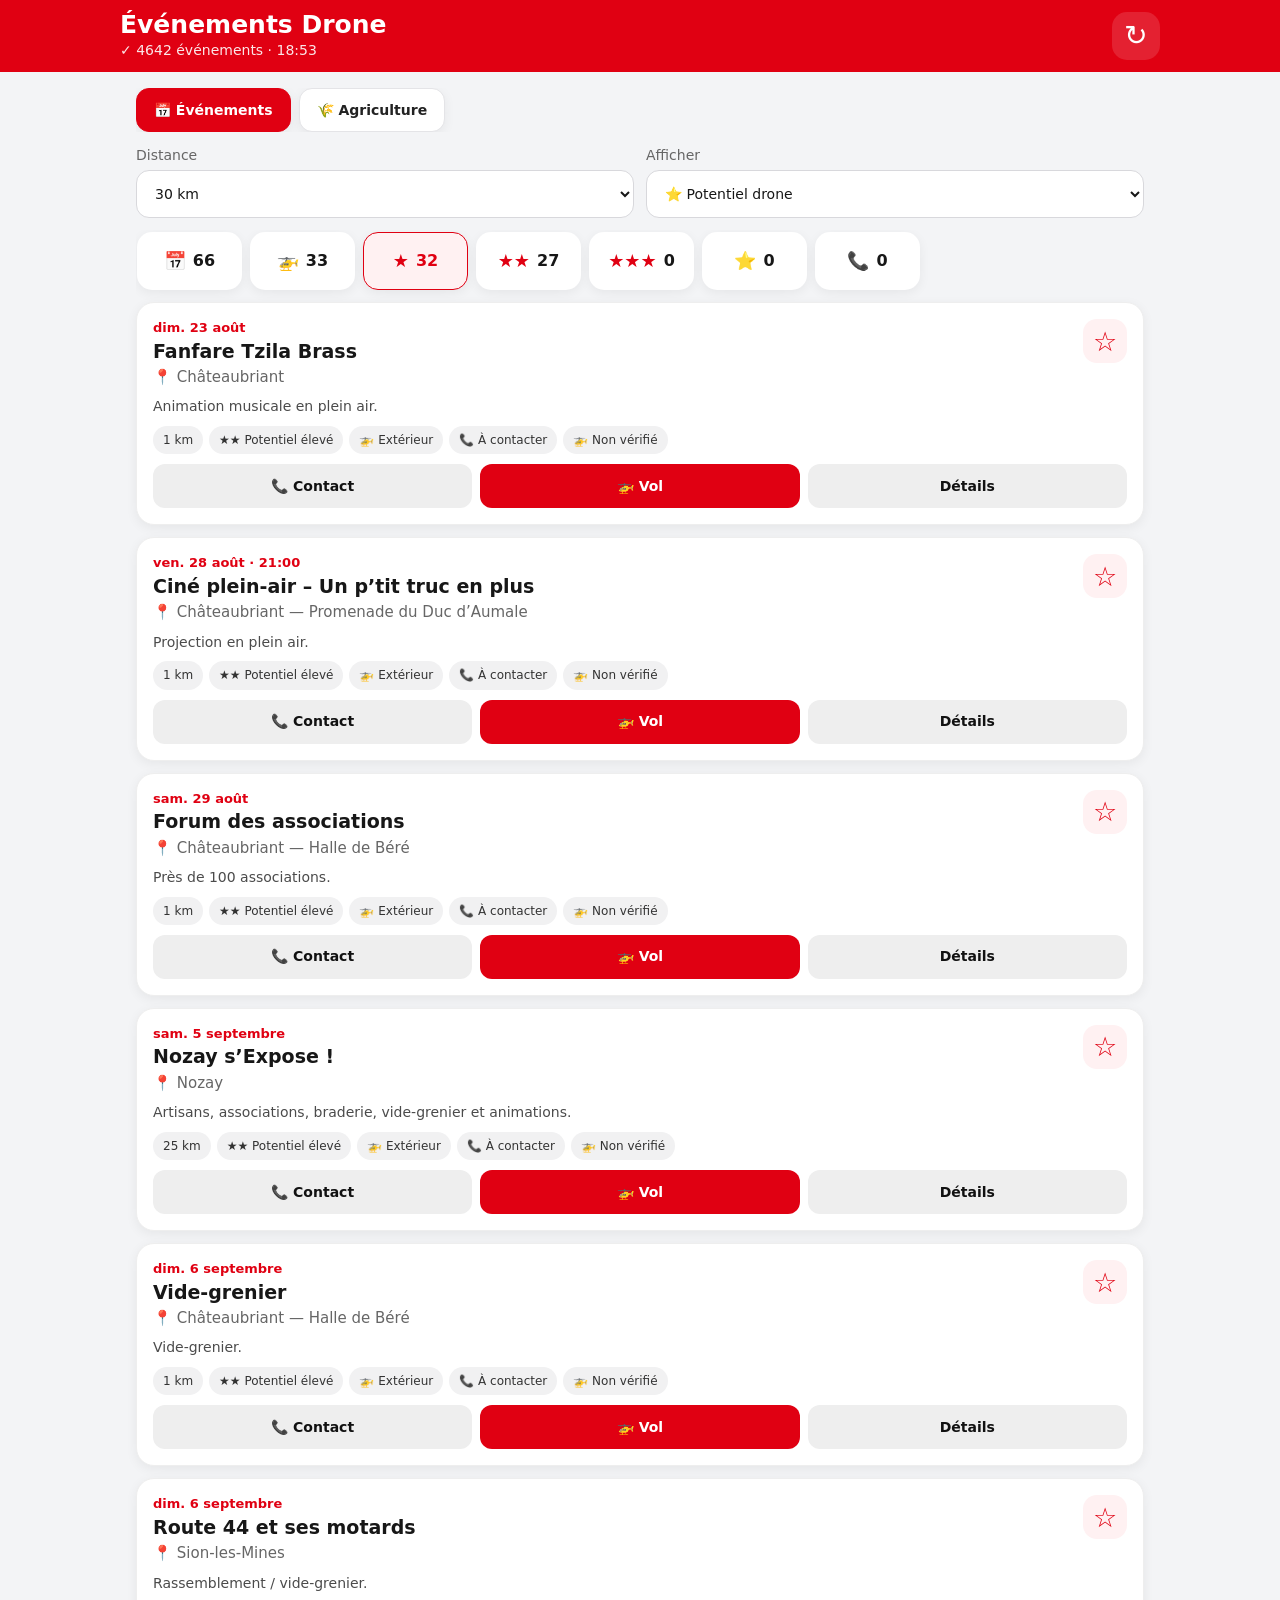
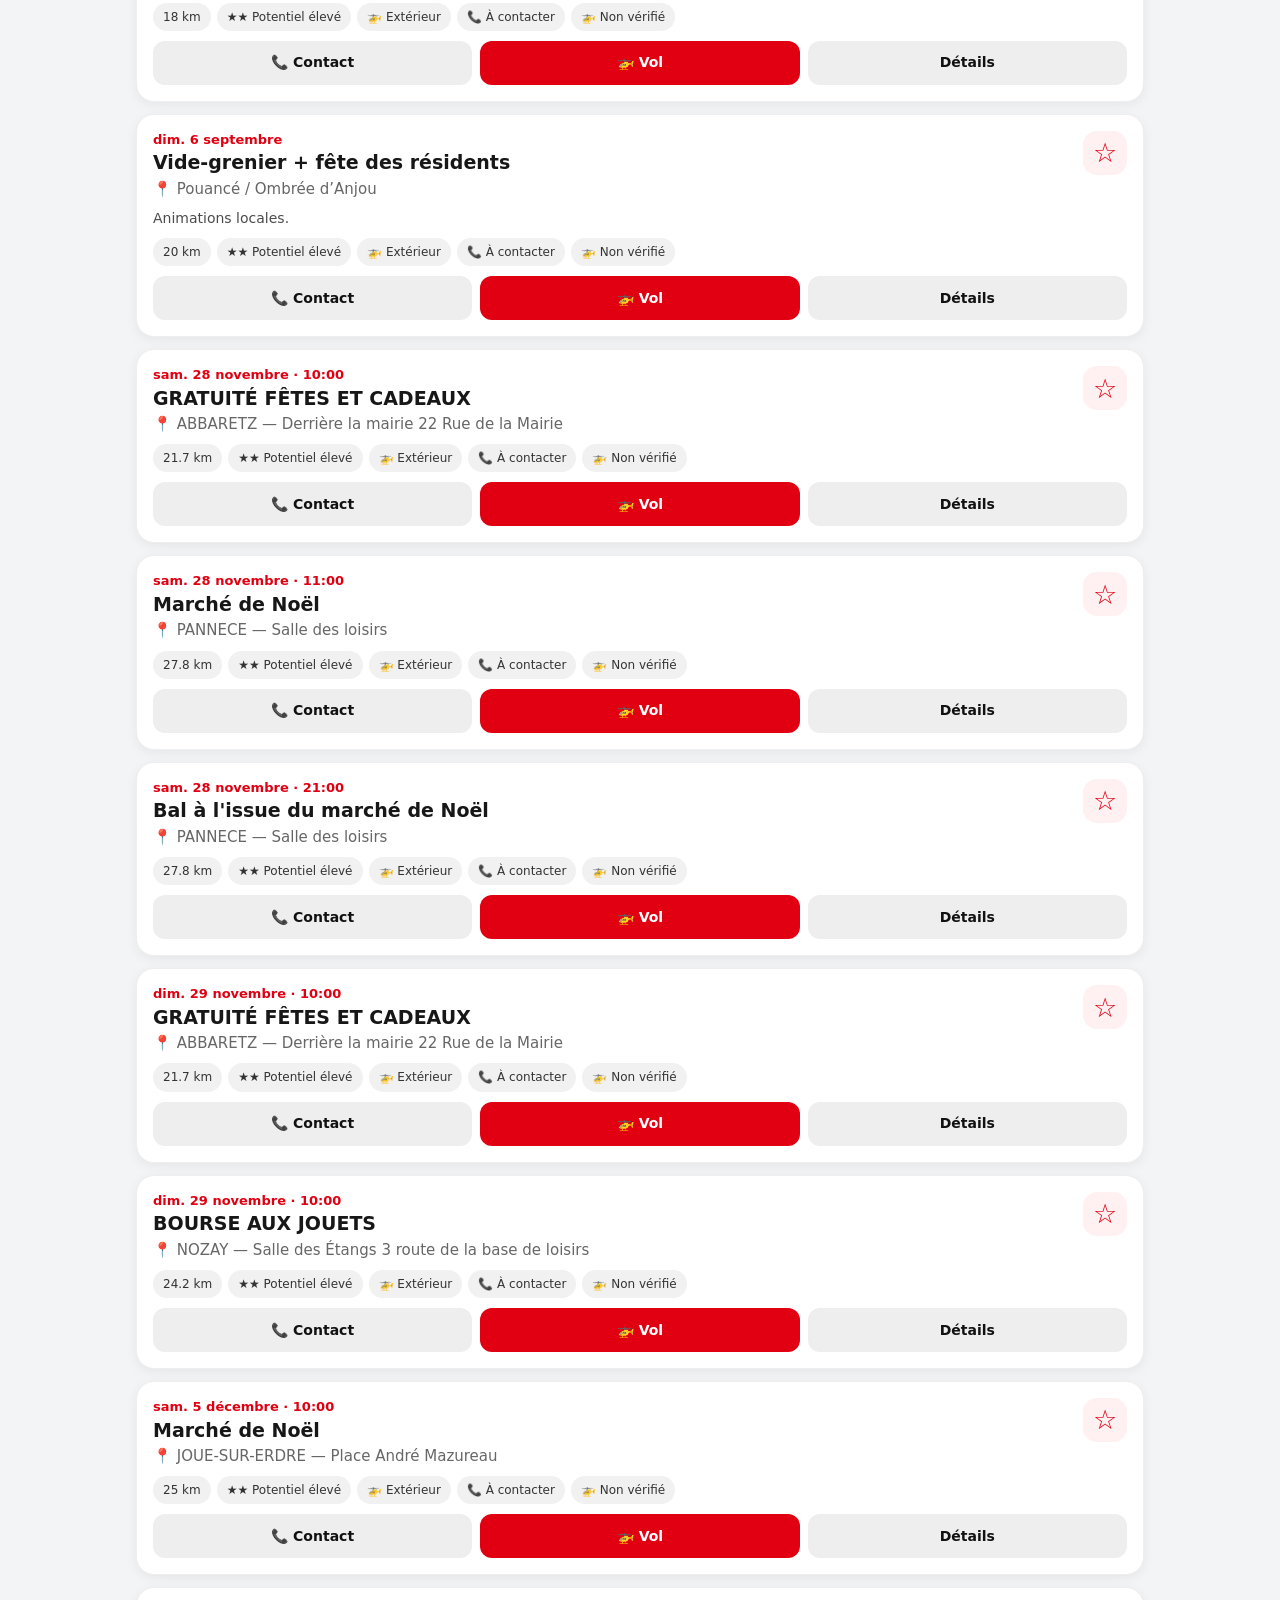
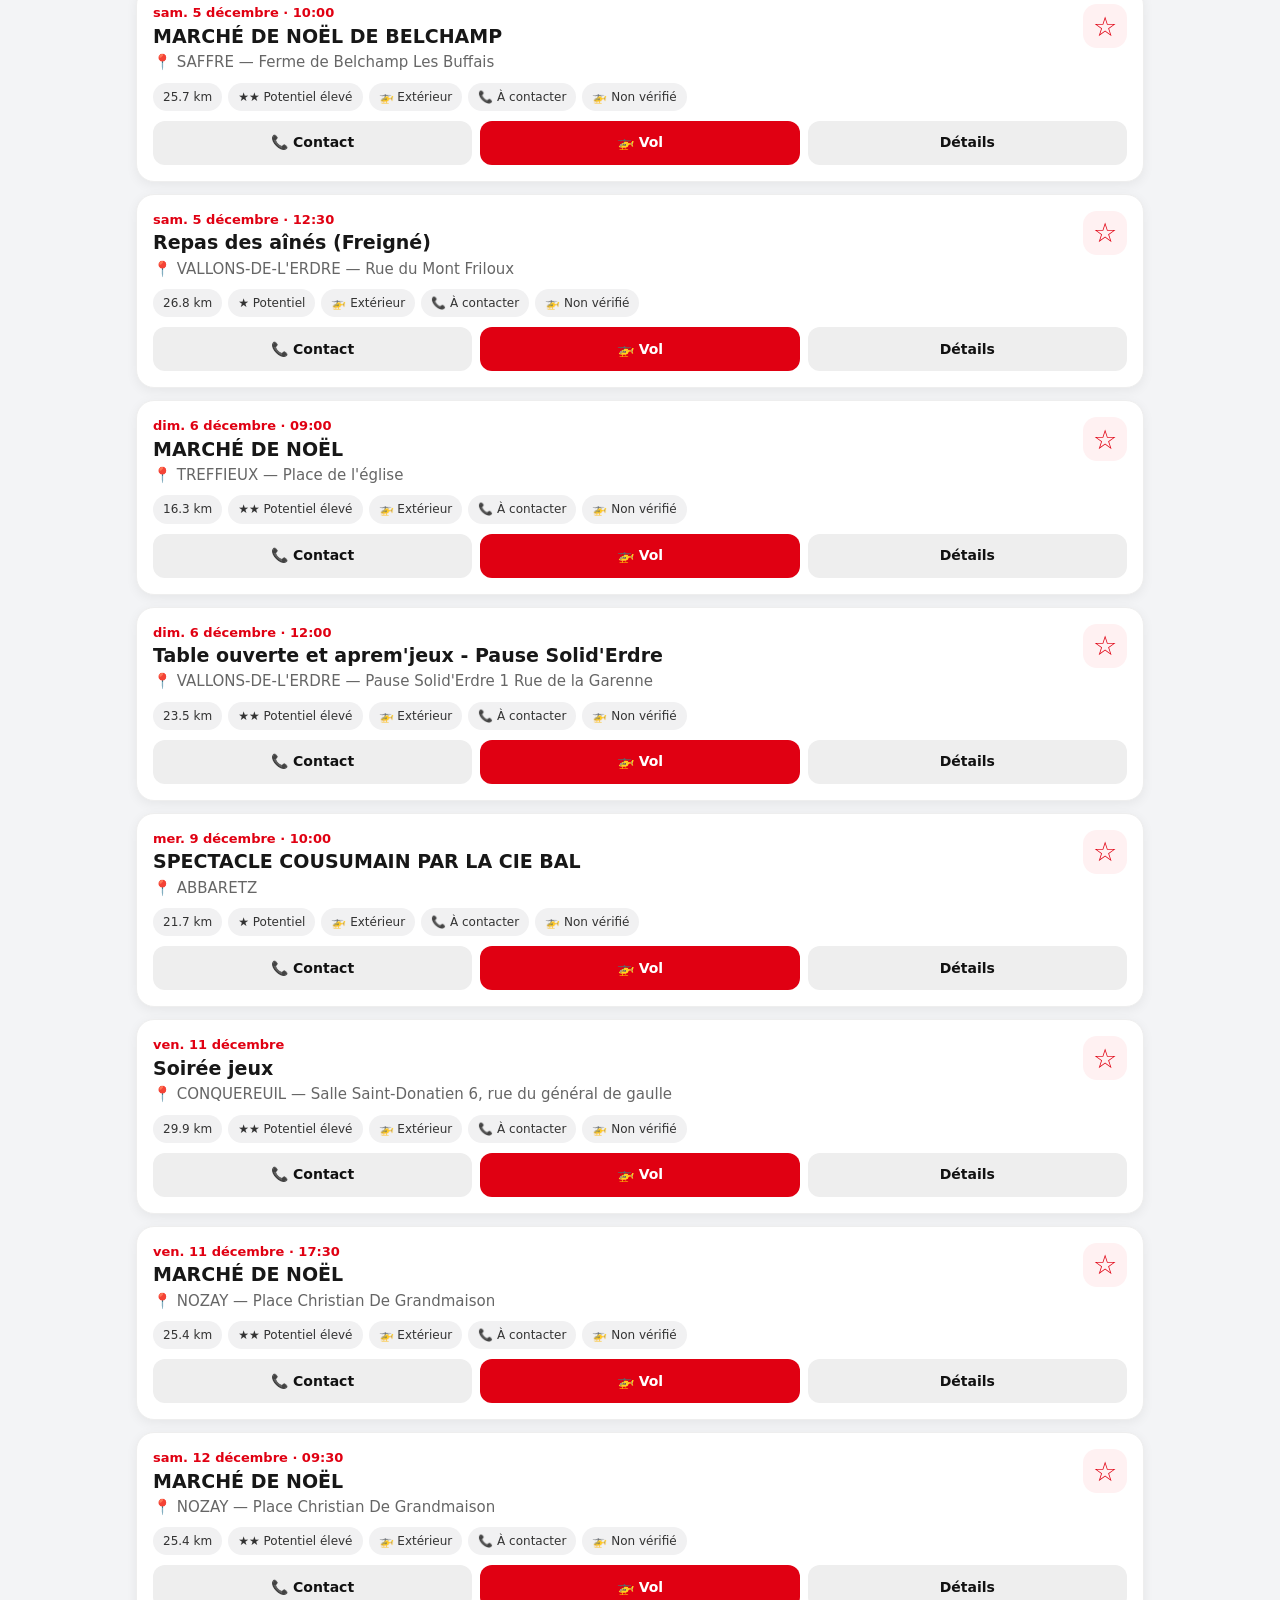
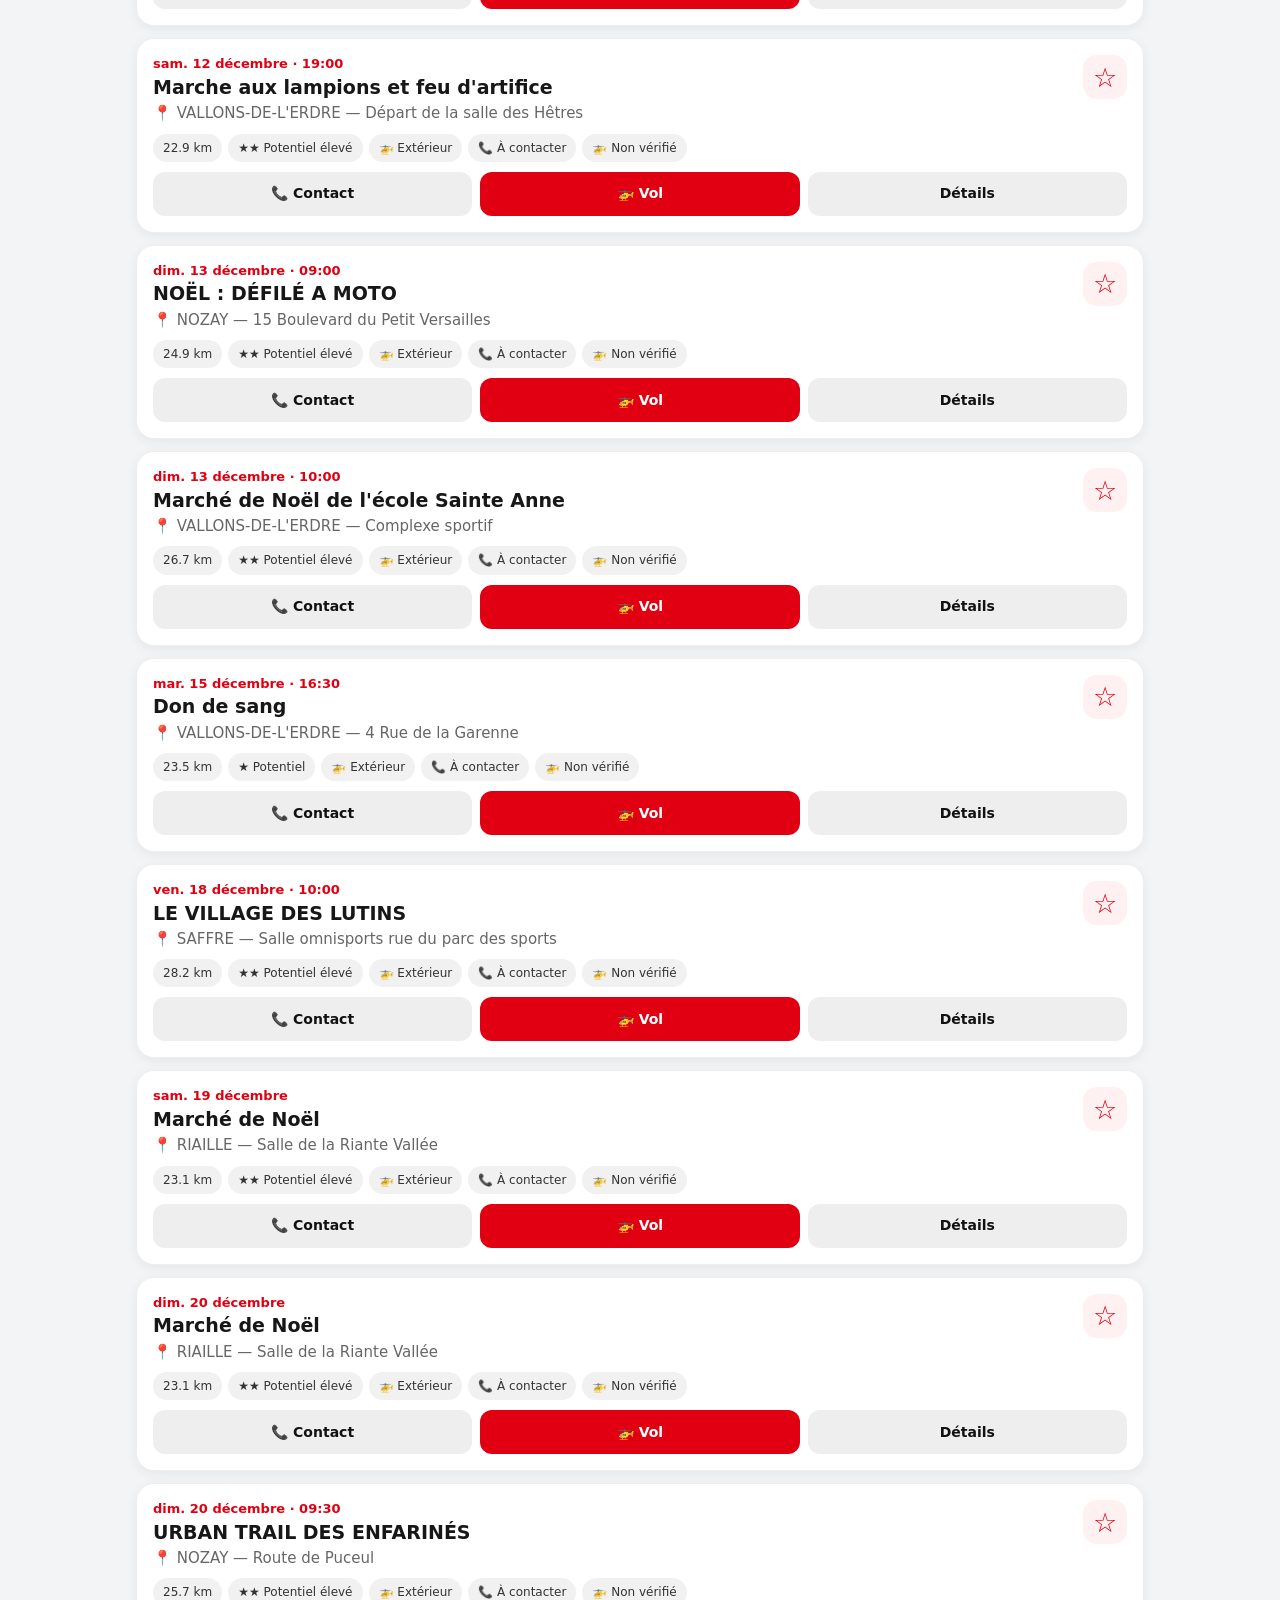
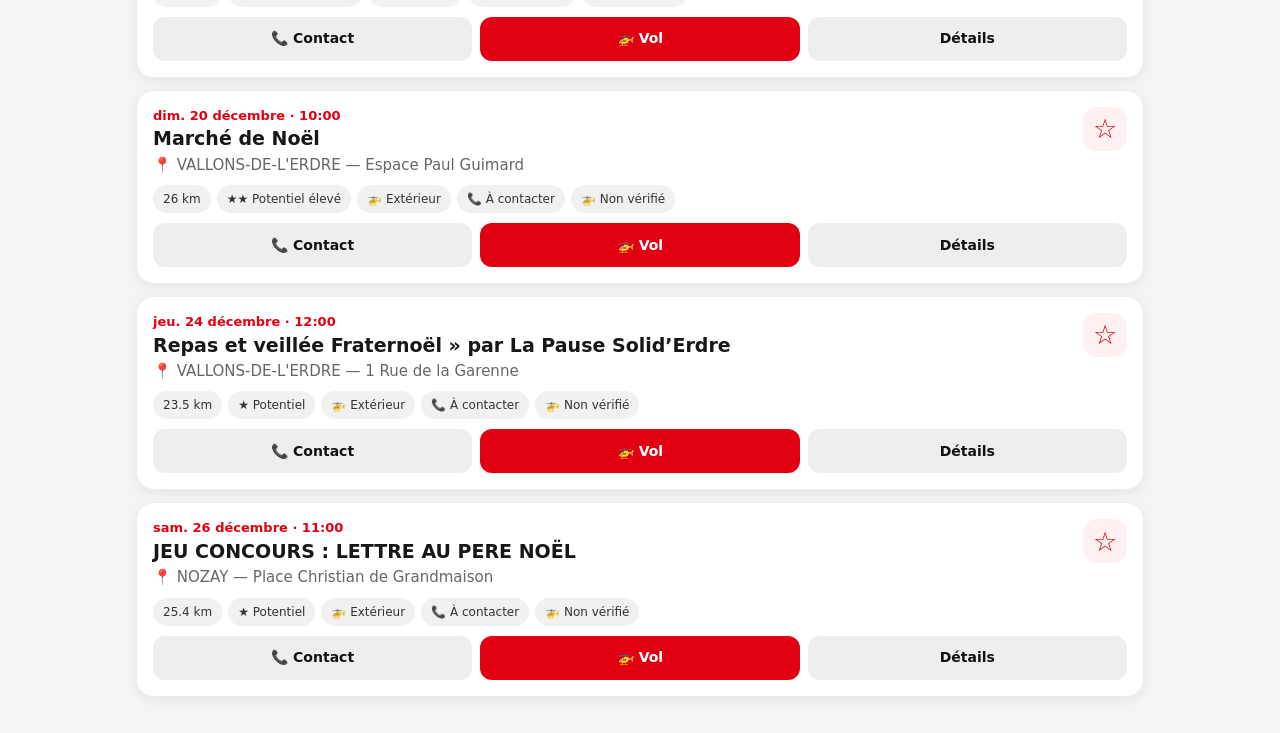
<file: index.html>
<!doctype html>
<html lang="fr">
<head>
<meta charset="utf-8">
<meta name="viewport" content="width=device-width,initial-scale=1,viewport-fit=cover">
<meta name="color-scheme" content="light">
<meta name="theme-color" content="#e00012">

<link rel="manifest" href="manifest.webmanifest">
<link rel="icon" href="icon.svg">

<style>

:root{
  --red:#e00012;
  --red-dark:#b90010;
  --red-soft:#fff1f2;
  --bg:#f3f4f6;
  --card:#fff;
  --text:#171717;
  --muted:#737373;
  --border:#e4e4e7;
  --shadow:0 3px 12px rgba(0,0,0,.06);
}

*{
  box-sizing:border-box
}

html{
  font-size:16px;
  -webkit-text-size-adjust:100%;
  text-size-adjust:100%;
}

body{
  margin:0;
  background:var(--bg);
  color:var(--text);
  font-family:system-ui,-apple-system,BlinkMacSystemFont,"Segoe UI",Roboto,Arial,sans-serif;
  font-size:14px;
  line-height:1.35;
  zoom:1;
}

button,select{
  font:inherit
}

button{
  cursor:pointer
}


/* =========================================================
   HEADER
========================================================= */

header{
  background:var(--red);
  color:#fff;
  display:flex;
  align-items:center;
  justify-content:space-between;
  padding:12px max(16px,calc((100% - 1040px)/2));
  min-height:72px;
}

header h1{
  font-size:25px;
  line-height:1.05;
  margin:0 0 3px;
  font-weight:800;
}

header small{
  font-size:14px;
  opacity:.9
}

#refresh{
  border:0;
  background:rgba(255,255,255,.13);
  color:#fff;
  width:48px;
  height:48px;
  border-radius:15px;
  font-size:28px;
  line-height:1;
}


/* =========================================================
   MAIN
========================================================= */

main{
  width:min(1040px,100%);
  margin:0 auto;
  padding:16px 16px 36px;
}


/* =========================================================
   ONGLETS
========================================================= */

.module-tabs{
  display:flex;
  gap:8px;
  margin:0 0 14px;
  overflow-x:auto;
  scrollbar-width:none;
}

.module-tabs::-webkit-scrollbar{
  display:none;
}

.module-tab{
  flex:0 0 auto;
  height:44px;
  padding:0 17px;
  border:1px solid var(--border);
  border-radius:13px;
  background:#fff;
  color:#222;
  font-weight:750;
  font-size:14px;
  box-shadow:var(--shadow);
  transition:
    background .15s ease,
    color .15s ease,
    border-color .15s ease,
    transform .1s ease;
}

.module-tab:active{
  transform:scale(.98);
}

.module-tab.active{
  background:var(--red);
  border-color:var(--red);
  color:#fff;
}


/* =========================================================
   FILTRES
========================================================= */

.filters{
  display:grid;
  grid-template-columns:1fr 1fr;
  gap:12px;
  margin-bottom:12px;
}

.filters label{
  display:flex;
  flex-direction:column;
  gap:5px;
  color:#666;
  font-size:14px;
}

select{
  width:100%;
  height:48px;
  border:1px solid #d8d8dc;
  border-radius:13px;
  background:#fff;
  padding:0 14px;
  color:#171717;
  outline:none;
}

select:focus{
  border-color:var(--red);
  box-shadow:0 0 0 2px rgba(224,0,18,.1);
}


/* =========================================================
   STATS
========================================================= */

.stats{
  display:flex;
  gap:8px;
  overflow-x:auto;
  padding:2px 1px 12px;
  scrollbar-width:thin;
}

.stat{
  flex:0 0 auto;
  min-width:105px;
  height:58px;
  border:1px solid transparent;
  border-radius:15px;
  background:#fff;
  box-shadow:var(--shadow);
  display:flex;
  align-items:center;
  justify-content:center;
  gap:7px;
  color:#171717;
  font-weight:700;
  font-size:16px;
  padding:0 12px;
}

.stat-icon{
  font-size:18px;
  color:var(--red)
}

.stat.active{
  border-color:var(--red);
  background:var(--red-soft);
  color:var(--red)
}


/* =========================================================
   EVENTS
========================================================= */

#events{
  display:grid;
  gap:12px
}

.event{
  background:var(--card);
  border-radius:18px;
  padding:16px;
  box-shadow:var(--shadow);
  border:1px solid #eee;
}

.event-top{
  display:flex;
  justify-content:space-between;
  gap:12px;
}

.date{
  display:block;
  color:var(--red);
  font-weight:800;
  font-size:13px;
  margin-bottom:3px;
}

.title{
  font-size:19px;
  line-height:1.18;
  margin:0 0 5px;
  font-weight:800;
}

.place{
  margin:0;
  color:#666;
  font-size:15px;
}

.description{
  margin:10px 0;
  color:#4b4b4b;
  font-size:14px;
}

.fav{
  border:0;
  background:var(--red-soft);
  color:var(--red);
  width:44px;
  height:44px;
  min-width:44px;
  border-radius:14px;
  font-size:27px;
  line-height:1;
}

.badges{
  display:flex;
  flex-wrap:wrap;
  gap:6px;
  margin:10px 0;
}

.badges span{
  background:#f1f1f2;
  border-radius:999px;
  padding:6px 10px;
  font-size:12px;
  color:#333;
}

.actions{
  display:grid;
  grid-template-columns:repeat(3,1fr);
  gap:8px;
  margin-top:9px;
}

.actions button{
  border:0;
  border-radius:12px;
  height:44px;
  background:#eee;
  color:#111;
  font-weight:750;
  font-size:14px;
}

.actions .flight{
  background:var(--red);
  color:#fff
}

.empty{
  text-align:center;
  color:#777;
  font-size:17px;
  padding:55px 16px
}


/* =========================================================
   AGRICULTURE
========================================================= */

#agricultureModule{
  width:100%;
}

.agri-page{
  width:100%;
}

.agri-header{
  display:flex;
  justify-content:space-between;
  align-items:flex-start;
  gap:20px;
  margin-bottom:16px;
}

.agri-kicker{
  color:var(--red);
  font-size:13px;
  font-weight:800;
  letter-spacing:.08em;
  text-transform:uppercase;
}

.agri-header h2{
  margin:3px 0 4px;
  font-size:24px;
  line-height:1.15;
  font-weight:800;
}

.agri-header p{
  margin:0;
  color:var(--muted);
  font-size:14px;
}

.agri-sector{
  flex:0 0 auto;
  background:#fff;
  border:1px solid var(--border);
  border-radius:13px;
  padding:9px 13px;
  font-weight:700;
  box-shadow:var(--shadow);
}

.agri-info{
  display:flex;
  flex-direction:column;
  gap:3px;
  background:#f0faf4;
  border:1px solid #ccebd8;
  border-radius:15px;
  padding:14px 16px;
  margin-bottom:14px;
}

.agri-info span{
  color:#666;
  font-size:13px;
}

.agri-list{
  display:grid;
  gap:12px;
}

.agri-card{
  background:var(--card);
  border-radius:18px;
  padding:16px;
  box-shadow:var(--shadow);
  border:1px solid #eee;
}

.agri-card-top{
  display:flex;
  justify-content:space-between;
  align-items:flex-start;
  gap:14px;
}

.agri-type{
  font-size:18px;
  font-weight:800;
  line-height:1.2;
}

.agri-period{
  margin-top:5px;
  color:#666;
  font-size:14px;
}

.agri-stars{
  color:var(--red);
  font-size:20px;
  white-space:nowrap;
  line-height:1;
}

.agri-prospect{
  display:flex;
  flex-direction:column;
  gap:3px;
  margin:14px 0;
  padding:12px 14px;
  background:var(--red-soft);
  border-radius:13px;
  color:#222;
}

.agri-prospect span{
  color:#666;
  font-size:13px;
}

.agri-detail{
  margin-top:9px;
  color:#4b4b4b;
  font-size:14px;
  line-height:1.45;
}

.agri-detail strong{
  color:#222;
}

.agri-note{
  margin-top:14px;
  padding:12px 14px;
  color:#666;
  font-size:12px;
  line-height:1.45;
  background:#eee;
  border-radius:12px;
}

.agri-error{
  background:#fff;
  border:1px solid #eee;
  border-radius:18px;
  padding:20px;
  text-align:center;
  color:#777;
}


/* =========================================================
   MOBILE
========================================================= */

@media (max-width:700px){

  header{
    padding:11px 14px;
    min-height:68px;
  }

  header h1{
    font-size:22px
  }

  header small{
    font-size:13px
  }

  #refresh{
    width:44px;
    height:44px;
    border-radius:14px;
    font-size:25px;
  }

  main{
    padding:12px 12px 30px
  }

  .module-tabs{
    margin-bottom:12px;
  }

  .module-tab{
    height:42px;
    padding:0 15px;
    font-size:13px;
    border-radius:12px;
  }

  .filters{
    gap:9px
  }

  .filters label{
    font-size:13px
  }

  select{
    height:46px;
    padding:0 11px;
    border-radius:12px;
  }

  .stats{
    gap:7px;
    padding-bottom:10px
  }

  .stat{
    min-width:94px;
    height:54px;
    border-radius:14px;
    font-size:15px;
    padding:0 10px;
  }

  .stat-icon{
    font-size:17px
  }

  #events{
    gap:10px
  }

  .event{
    padding:14px;
    border-radius:17px;
  }

  .event-top{
    gap:9px
  }

  .date{
    font-size:12px
  }

  .title{
    font-size:18px
  }

  .place{
    font-size:14px
  }

  .description{
    margin:8px 0;
    font-size:13px;
  }

  .fav{
    width:40px;
    height:40px;
    min-width:40px;
    border-radius:13px;
    font-size:25px;
  }

  .badges{
    gap:5px;
    margin:8px 0
  }

  .badges span{
    padding:5px 8px;
    font-size:11px;
  }

  .actions{
    gap:7px;
    margin-top:8px;
  }

  .actions button{
    height:42px;
    border-radius:11px;
    font-size:13px;
  }

  .agri-header{
    flex-direction:column;
    gap:10px;
  }

  .agri-sector{
    width:100%;
  }

  .agri-header h2{
    font-size:21px;
  }

  .agri-type{
    font-size:17px;
  }

  .agri-card{
    padding:14px;
    border-radius:17px;
  }

}

@media (max-width:430px){

  .filters{
    grid-template-columns:1fr 1fr
  }

  .stat{
    min-width:88px
  }

}

</style>

<title>Événements Drone</title>
</head>


<body>


<!-- =========================================================
     HEADER
========================================================= -->

<header>

  <div>
    <h1>Événements Drone</h1>
    <small id="updated">Actualisation…</small>
  </div>

  <button id="refresh" title="Actualiser">↻</button>

</header>


<main>


<!-- =========================================================
     ONGLETS
========================================================= -->

<section class="module-tabs">

  <button
    type="button"
    id="tabEvents"
    class="module-tab active"
  >
    📅 Événements
  </button>

  <button
    type="button"
    id="tabAgriculture"
    class="module-tab"
  >
    🌾 Agriculture
  </button>

</section>


<!-- =========================================================
     MODULE ÉVÉNEMENTS
========================================================= -->

<section id="eventsModule">

  <section class="filters">

    <label>
      Distance

      <select id="distance">
        <option value="10">10 km</option>
        <option value="20">20 km</option>
        <option value="30" selected>30 km</option>
        <option value="50">50 km</option>
        <option value="100">100 km</option>
      </select>
    </label>


    <label>
      Afficher

      <select id="statusFilter">

        <option value="potential" selected>
          ⭐ Potentiel drone
        </option>

        <option value="high">
          ⭐ Potentiel élevé
        </option>

        <option value="medium">
          🟢 Potentiel
        </option>

        <option value="outdoor">
          🚁 Extérieur
        </option>

        <option value="all">
          📅 Tous
        </option>

        <option value="fav">
          ⭐ Favoris
        </option>

        <option value="todo">
          📞 À contacter
        </option>

        <option value="contacted">
          📞 Contactés
        </option>

        <option value="accepted">
          🟢 Vol accepté
        </option>

        <option value="refused">
          🔴 Vol refusé
        </option>

      </select>

    </label>

  </section>


  <section
    id="stats"
    class="stats"
  ></section>


  <section id="events"></section>

</section>


<!-- =========================================================
     MODULE AGRICULTURE
========================================================= -->

<section
  id="agricultureModule"
  hidden
>

  <div id="agriculture"></div>

</section>


</main>


<!-- =========================================================
     TEMPLATE ÉVÉNEMENT
========================================================= -->

<template id="eventTemplate">

  <article class="event">

    <div class="event-top">

      <div>

        <span class="date"></span>

        <h2 class="title"></h2>

        <p class="place"></p>

      </div>

      <button class="fav">
        ☆
      </button>

    </div>


    <p class="description"></p>


    <div class="badges">

      <span class="distance-badge"></span>
      <span class="potential-badge"></span>
      <span class="outdoor-badge"></span>
      <span class="contact-badge"></span>
      <span class="flight-badge"></span>

    </div>


    <div class="actions">

      <button class="contact">
        📞 Contact
      </button>

      <button class="flight">
        🚁 Vol
      </button>

      <button class="details">
        Détails
      </button>

    </div>

  </article>

</template>


<!-- =========================================================
     APPLICATION EXISTANTE
========================================================= -->

<script src="app.js"></script>


<!-- =========================================================
     PLUGIN AGRICULTURE
========================================================= -->

<script src="plugin/agriculture/agriculture.js"></script>


<!-- =========================================================
     GESTION DES ONGLETS
========================================================= -->

<script>

(function(){

  const tabEvents =
    document.getElementById('tabEvents');

  const tabAgriculture =
    document.getElementById('tabAgriculture');

  const eventsModule =
    document.getElementById('eventsModule');

  const agricultureModule =
    document.getElementById('agricultureModule');

  const agricultureContainer =
    document.getElementById('agriculture');

  let agricultureLoaded = false;


  function showEvents(){

    eventsModule.hidden = false;

    agricultureModule.hidden = true;

    tabEvents.classList.add('active');

    tabAgriculture.classList.remove('active');

  }


  async function showAgriculture(){

    eventsModule.hidden = true;

    agricultureModule.hidden = false;

    tabEvents.classList.remove('active');

    tabAgriculture.classList.add('active');


    if(
      !agricultureLoaded &&
      window.EventDroneAgriculture
    ){

      agricultureLoaded = true;

      await window.EventDroneAgriculture.init(
        agricultureContainer
      );

    }

  }


  tabEvents.addEventListener(
    'click',
    showEvents
  );


  tabAgriculture.addEventListener(
    'click',
    showAgriculture
  );


  showEvents();

})();

</script>


</body>
</html>
</file>
